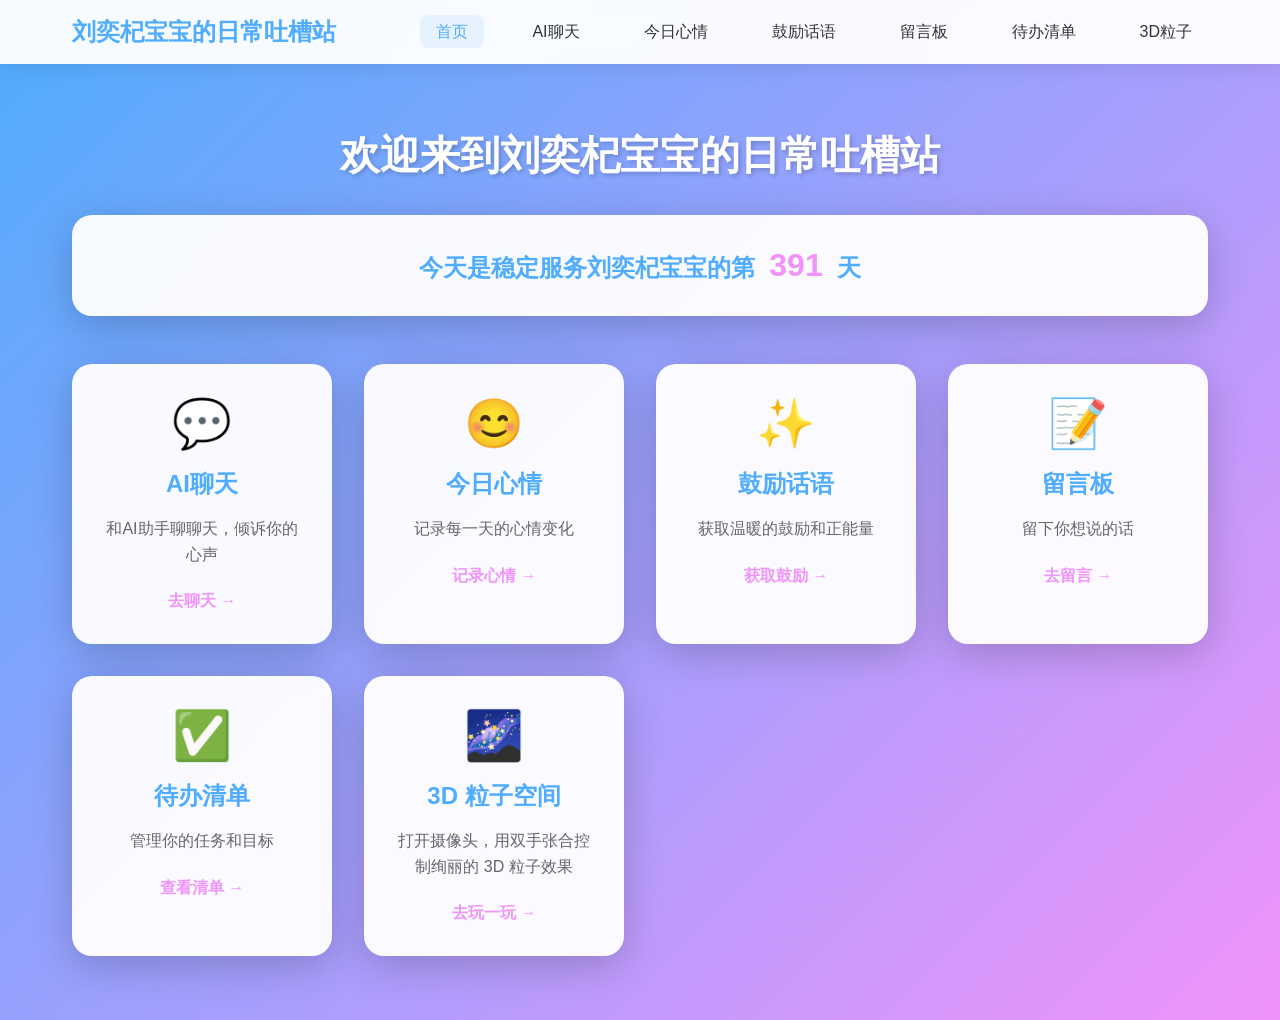
<file: index.html>
<!DOCTYPE html>
<html lang="zh-CN">
<head>
    <meta charset="UTF-8">
    <meta name="viewport" content="width=device-width, initial-scale=1.0">
    <title>刘奕杞宝宝的日常吐槽站</title>
    <link rel="stylesheet" href="styles.css">
</head>
<body>
    <nav class="navbar">
        <div class="nav-container">
            <div class="nav-logo">刘奕杞宝宝的日常吐槽站</div>
            <ul class="nav-menu">
                <li><a href="index.html" class="active">首页</a></li>
                <li><a href="chat.html">AI聊天</a></li>
                <li><a href="mood.html">今日心情</a></li>
                <li><a href="encouragement.html">鼓励话语</a></li>
                <li><a href="message.html">留言板</a></li>
                <li><a href="todo.html">待办清单</a></li>
                <li><a href="particles.html">3D粒子</a></li>
            </ul>
        </div>
    </nav>

    <main class="main-content">
        <div class="welcome-container">
            <h1 class="welcome-title">欢迎来到刘奕杞宝宝的日常吐槽站</h1>
            <div class="days-counter" id="daysCounter">
                <p class="days-text">今天是稳定服务刘奕杞宝宝的第 <span id="daysNumber">0</span> 天</p>
            </div>
            <div class="feature-cards">
                <div class="feature-card">
                    <div class="card-icon">💬</div>
                    <h3>AI聊天</h3>
                    <p>和AI助手聊聊天，倾诉你的心声</p>
                    <a href="chat.html" class="card-link">去聊天 →</a>
                </div>
                <div class="feature-card">
                    <div class="card-icon">😊</div>
                    <h3>今日心情</h3>
                    <p>记录每一天的心情变化</p>
                    <a href="mood.html" class="card-link">记录心情 →</a>
                </div>
                <div class="feature-card">
                    <div class="card-icon">✨</div>
                    <h3>鼓励话语</h3>
                    <p>获取温暖的鼓励和正能量</p>
                    <a href="encouragement.html" class="card-link">获取鼓励 →</a>
                </div>
                <div class="feature-card">
                    <div class="card-icon">📝</div>
                    <h3>留言板</h3>
                    <p>留下你想说的话</p>
                    <a href="message.html" class="card-link">去留言 →</a>
                </div>
                <div class="feature-card">
                    <div class="card-icon">✅</div>
                    <h3>待办清单</h3>
                    <p>管理你的任务和目标</p>
                    <a href="todo.html" class="card-link">查看清单 →</a>
                </div>
                <div class="feature-card">
                    <div class="card-icon">🌌</div>
                    <h3>3D 粒子空间</h3>
                    <p>打开摄像头，用双手张合控制绚丽的 3D 粒子效果</p>
                    <a href="particles.html" class="card-link">去玩一玩 →</a>
                </div>
            </div>
        </div>
    </main>

    <script src="common.js"></script>
    <script>
        // 计算天数
        function calculateDays() {
            const startDate = new Date('2025-11-09');
            const today = new Date();
            today.setHours(0, 0, 0, 0);
            startDate.setHours(0, 0, 0, 0);
            
            const diffTime = today - startDate;
            const diffDays = Math.floor(diffTime / (1000 * 60 * 60 * 24));
            
            // 如果日期还没到，返回1
            const days = diffDays >= 0 ? diffDays + 1 : 1;
            document.getElementById('daysNumber').textContent = days;
        }
        
        calculateDays();
    </script>
</body>
</html>
</file>
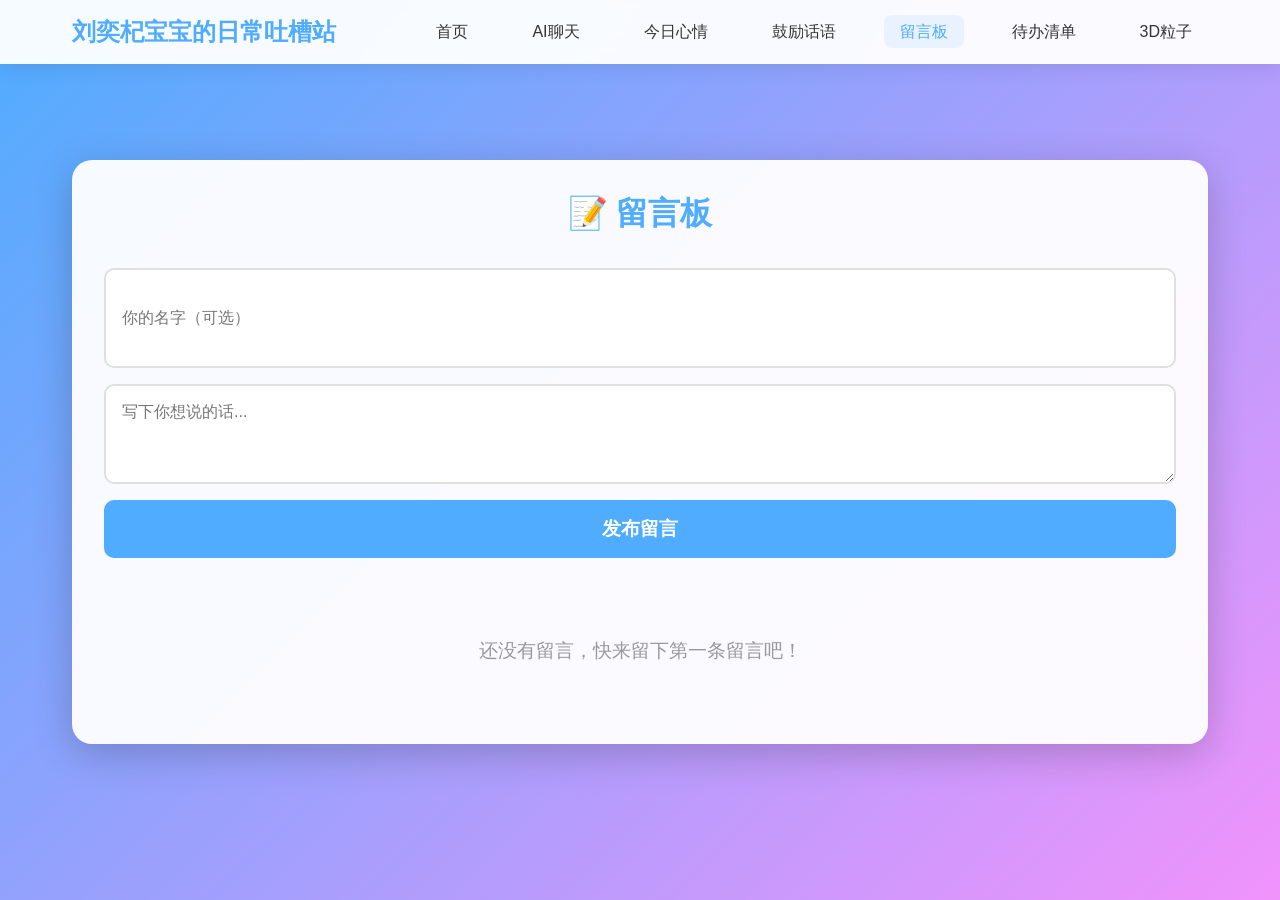
<file: message.html>
<!DOCTYPE html>
<html lang="zh-CN">
<head>
    <meta charset="UTF-8">
    <meta name="viewport" content="width=device-width, initial-scale=1.0">
    <title>留言板 - 刘奕杞宝宝的日常吐槽站</title>
    <link rel="stylesheet" href="styles.css">
</head>
<body>
    <nav class="navbar">
        <div class="nav-container">
            <div class="nav-logo">刘奕杞宝宝的日常吐槽站</div>
            <ul class="nav-menu">
                <li><a href="index.html">首页</a></li>
                <li><a href="chat.html">AI聊天</a></li>
                <li><a href="mood.html">今日心情</a></li>
                <li><a href="encouragement.html">鼓励话语</a></li>
                <li><a href="message.html" class="active">留言板</a></li>
                <li><a href="todo.html">待办清单</a></li>
                <li><a href="particles.html">3D粒子</a></li>
            </ul>
        </div>
    </nav>

    <main class="main-content">
        <div class="page-container">
            <h1 class="page-title">📝 留言板</h1>
            
            <form class="message-form" id="messageForm">
                <input type="text" class="message-input" id="authorInput" placeholder="你的名字（可选）" />
                <textarea class="message-input" id="messageInput" placeholder="写下你想说的话..." required></textarea>
                <button type="submit" class="submit-button">发布留言</button>
            </form>
            
            <div class="message-list" id="messageList"></div>
        </div>
    </main>

    <script src="common.js"></script>
    <script>
        const messageForm = document.getElementById('messageForm');
        const authorInput = document.getElementById('authorInput');
        const messageInput = document.getElementById('messageInput');
        const messageList = document.getElementById('messageList');

        // 提交留言
        messageForm.addEventListener('submit', function(e) {
            e.preventDefault();
            
            const author = authorInput.value.trim() || '匿名用户';
            const content = messageInput.value.trim();
            
            if (!content) {
                alert('请输入留言内容！');
                return;
            }
            
            const message = {
                id: Date.now(),
                author: author,
                content: content,
                date: new Date()
            };
            
            // 保存到localStorage
            const messages = getStorageData('messages');
            messages.unshift(message);
            saveStorageData('messages', messages);
            
            // 重置表单
            authorInput.value = '';
            messageInput.value = '';
            
            // 刷新显示
            displayMessages();
            
            alert('留言已发布！💕');
        });

        // 显示留言
        function displayMessages() {
            const messages = getStorageData('messages');
            
            if (messages.length === 0) {
                messageList.innerHTML = '<div class="empty-state">还没有留言，快来留下第一条留言吧！</div>';
                return;
            }
            
            messageList.innerHTML = messages.map(message => {
                const date = new Date(message.date);
                return `
                    <div class="message-item">
                        <div class="message-item-header">
                            <span class="message-item-author">${message.author}</span>
                            <div style="display: flex; align-items: center; gap: 1rem;">
                                <span class="message-item-date">${formatDate(date)}</span>
                                <button class="delete-button" onclick="deleteMessage(${message.id})">删除</button>
                            </div>
                        </div>
                        <div class="message-item-content">${message.content}</div>
                    </div>
                `;
            }).join('');
        }

        // 删除留言
        function deleteMessage(id) {
            if (confirm('确定要删除这条留言吗？')) {
                const messages = getStorageData('messages');
                const filtered = messages.filter(msg => msg.id !== id);
                saveStorageData('messages', filtered);
                displayMessages();
            }
        }

        // 初始化显示
        displayMessages();
    </script>
</body>
</html>
</file>
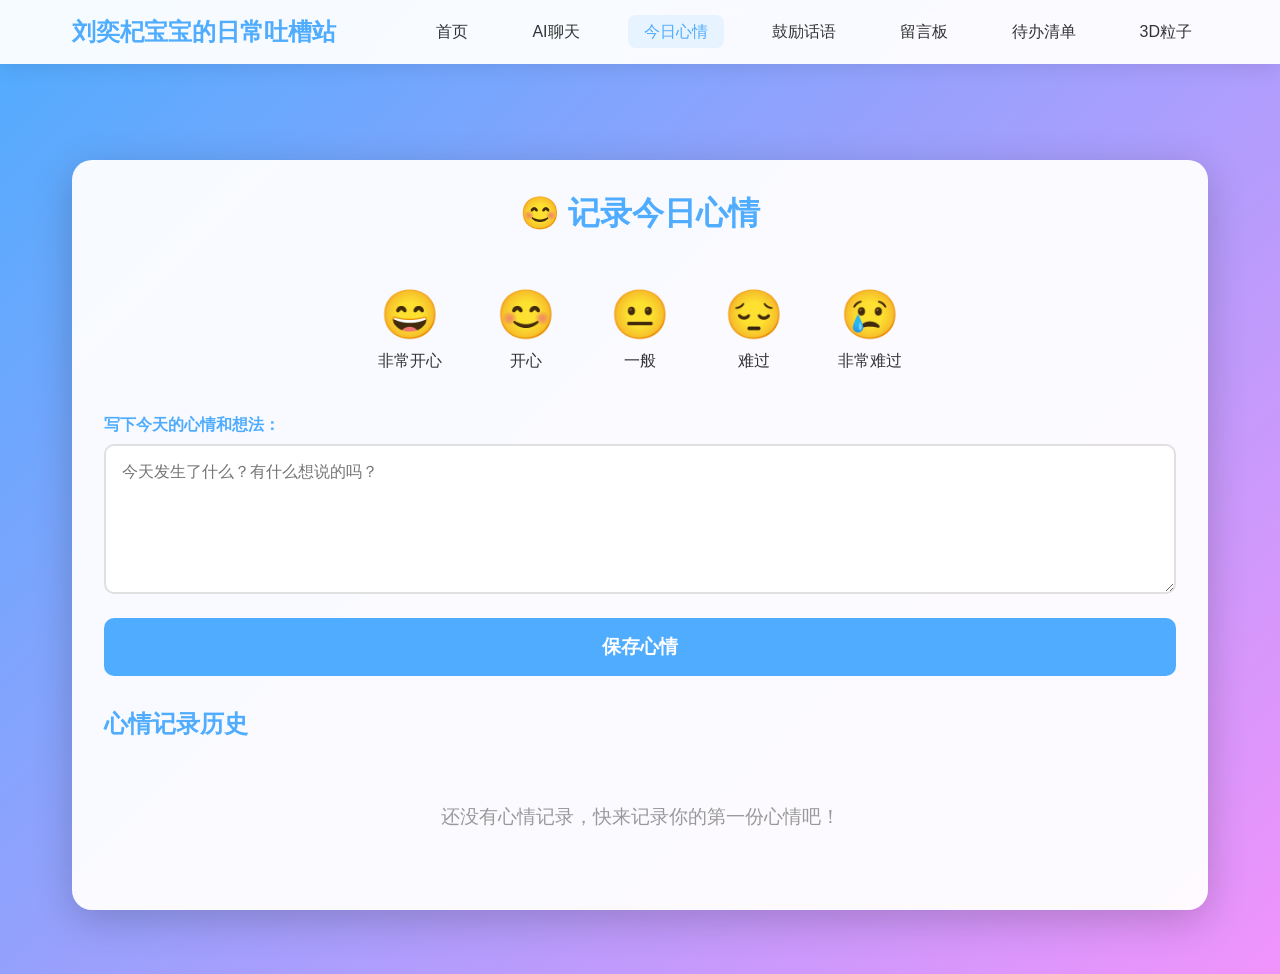
<file: mood.html>
<!DOCTYPE html>
<html lang="zh-CN">
<head>
    <meta charset="UTF-8">
    <meta name="viewport" content="width=device-width, initial-scale=1.0">
    <title>今日心情 - 刘奕杞宝宝的日常吐槽站</title>
    <link rel="stylesheet" href="styles.css">
</head>
<body>
    <nav class="navbar">
        <div class="nav-container">
            <div class="nav-logo">刘奕杞宝宝的日常吐槽站</div>
            <ul class="nav-menu">
                <li><a href="index.html">首页</a></li>
                <li><a href="chat.html">AI聊天</a></li>
                <li><a href="mood.html" class="active">今日心情</a></li>
                <li><a href="encouragement.html">鼓励话语</a></li>
                <li><a href="message.html">留言板</a></li>
                <li><a href="todo.html">待办清单</a></li>
                <li><a href="particles.html">3D粒子</a></li>
            </ul>
        </div>
    </nav>

    <main class="main-content">
        <div class="page-container">
            <h1 class="page-title">😊 记录今日心情</h1>
            
            <form class="mood-form" id="moodForm">
                <div class="mood-selector" id="moodSelector">
                    <div class="mood-option" data-mood="very-happy">
                        <div class="mood-emoji">😄</div>
                        <div class="mood-label">非常开心</div>
                    </div>
                    <div class="mood-option" data-mood="happy">
                        <div class="mood-emoji">😊</div>
                        <div class="mood-label">开心</div>
                    </div>
                    <div class="mood-option" data-mood="neutral">
                        <div class="mood-emoji">😐</div>
                        <div class="mood-label">一般</div>
                    </div>
                    <div class="mood-option" data-mood="sad">
                        <div class="mood-emoji">😔</div>
                        <div class="mood-label">难过</div>
                    </div>
                    <div class="mood-option" data-mood="very-sad">
                        <div class="mood-emoji">😢</div>
                        <div class="mood-label">非常难过</div>
                    </div>
                </div>
                
                <div class="textarea-container">
                    <label class="textarea-label" for="moodText">写下今天的心情和想法：</label>
                    <textarea class="textarea" id="moodText" placeholder="今天发生了什么？有什么想说的吗？"></textarea>
                </div>
                
                <button type="submit" class="submit-button">保存心情</button>
            </form>
            
            <div class="mood-history" id="moodHistory">
                <h2 class="history-title">心情记录历史</h2>
                <div id="moodEntries"></div>
            </div>
        </div>
    </main>

    <script src="common.js"></script>
    <script>
        let selectedMood = null;
        const moodOptions = document.querySelectorAll('.mood-option');
        const moodForm = document.getElementById('moodForm');
        const moodText = document.getElementById('moodText');
        const moodEntries = document.getElementById('moodEntries');

        // 心情emoji映射
        const moodEmojiMap = {
            'very-happy': '😄',
            'happy': '😊',
            'neutral': '😐',
            'sad': '😔',
            'very-sad': '😢'
        };

        const moodLabelMap = {
            'very-happy': '非常开心',
            'happy': '开心',
            'neutral': '一般',
            'sad': '难过',
            'very-sad': '非常难过'
        };

        // 选择心情
        moodOptions.forEach(option => {
            option.addEventListener('click', function() {
                moodOptions.forEach(opt => opt.classList.remove('selected'));
                this.classList.add('selected');
                selectedMood = this.dataset.mood;
            });
        });

        // 提交表单
        moodForm.addEventListener('submit', function(e) {
            e.preventDefault();
            
            if (!selectedMood) {
                alert('请先选择你的心情！');
                return;
            }
            
            const text = moodText.value.trim();
            if (!text) {
                alert('请写下你的心情和想法！');
                return;
            }
            
            const moodEntry = {
                id: Date.now(),
                mood: selectedMood,
                text: text,
                date: new Date()
            };
            
            // 保存到localStorage
            const entries = getStorageData('moodEntries');
            entries.unshift(moodEntry);
            saveStorageData('moodEntries', entries);
            
            // 重置表单
            moodOptions.forEach(opt => opt.classList.remove('selected'));
            selectedMood = null;
            moodText.value = '';
            
            // 刷新显示
            displayMoodEntries();
            
            alert('心情记录已保存！💕');
        });

        // 显示心情记录
        function displayMoodEntries() {
            const entries = getStorageData('moodEntries');
            
            if (entries.length === 0) {
                moodEntries.innerHTML = '<div class="empty-state">还没有心情记录，快来记录你的第一份心情吧！</div>';
                return;
            }
            
            moodEntries.innerHTML = entries.map(entry => {
                const date = new Date(entry.date);
                return `
                    <div class="mood-entry">
                        <div class="mood-entry-header">
                            <div class="mood-entry-emoji">${moodEmojiMap[entry.mood]}</div>
                            <div class="mood-entry-date">${formatDate(date)}</div>
                        </div>
                        <div class="mood-entry-text">${entry.text}</div>
                    </div>
                `;
            }).join('');
        }

        // 初始化显示
        displayMoodEntries();
    </script>
</body>
</html>
</file>
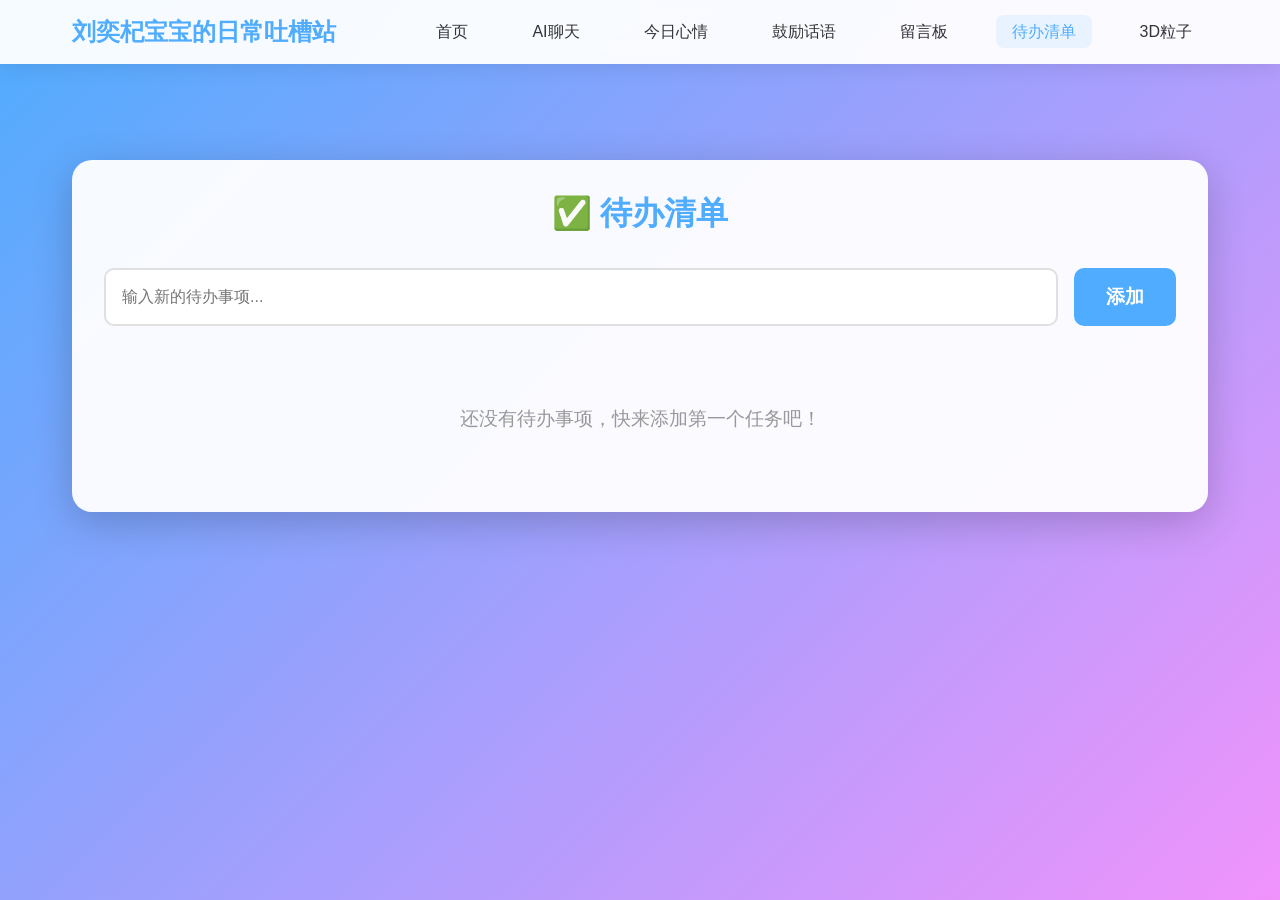
<file: todo.html>
<!DOCTYPE html>
<html lang="zh-CN">
<head>
    <meta charset="UTF-8">
    <meta name="viewport" content="width=device-width, initial-scale=1.0">
    <title>待办清单 - 刘奕杞宝宝的日常吐槽站</title>
    <link rel="stylesheet" href="styles.css">
</head>
<body>
    <nav class="navbar">
        <div class="nav-container">
            <div class="nav-logo">刘奕杞宝宝的日常吐槽站</div>
            <ul class="nav-menu">
                <li><a href="index.html">首页</a></li>
                <li><a href="chat.html">AI聊天</a></li>
                <li><a href="mood.html">今日心情</a></li>
                <li><a href="encouragement.html">鼓励话语</a></li>
                <li><a href="message.html">留言板</a></li>
                <li><a href="todo.html" class="active">待办清单</a></li>
                <li><a href="particles.html">3D粒子</a></li>
            </ul>
        </div>
    </nav>

    <main class="main-content">
        <div class="page-container">
            <h1 class="page-title">✅ 待办清单</h1>
            
            <form class="todo-form" id="todoForm">
                <input type="text" class="todo-input" id="todoInput" placeholder="输入新的待办事项..." required />
                <button type="submit" class="submit-button">添加</button>
            </form>
            
            <div class="todo-list" id="todoList"></div>
        </div>
    </main>

    <script src="common.js"></script>
    <script>
        const todoForm = document.getElementById('todoForm');
        const todoInput = document.getElementById('todoInput');
        const todoList = document.getElementById('todoList');

        // 提交待办事项
        todoForm.addEventListener('submit', function(e) {
            e.preventDefault();
            
            const text = todoInput.value.trim();
            if (!text) {
                alert('请输入待办事项！');
                return;
            }
            
            const todo = {
                id: Date.now(),
                text: text,
                completed: false,
                date: new Date()
            };
            
            // 保存到localStorage
            const todos = getStorageData('todos');
            todos.unshift(todo);
            saveStorageData('todos', todos);
            
            // 重置输入
            todoInput.value = '';
            
            // 刷新显示
            displayTodos();
        });

        // 显示待办事项
        function displayTodos() {
            const todos = getStorageData('todos');
            
            if (todos.length === 0) {
                todoList.innerHTML = '<div class="empty-state">还没有待办事项，快来添加第一个任务吧！</div>';
                return;
            }
            
            // 按完成状态和日期排序（未完成的在前，新的在前）
            const sortedTodos = [...todos].sort((a, b) => {
                if (a.completed !== b.completed) {
                    return a.completed ? 1 : -1;
                }
                return new Date(b.date) - new Date(a.date);
            });
            
            todoList.innerHTML = sortedTodos.map(todo => {
                const date = new Date(todo.date);
                return `
                    <div class="todo-item ${todo.completed ? 'completed' : ''}">
                        <input type="checkbox" class="todo-checkbox" ${todo.completed ? 'checked' : ''} 
                               onchange="toggleTodo(${todo.id})" />
                        <span class="todo-text">${todo.text}</span>
                        <span class="todo-date">${formatDate(date)}</span>
                        <button class="todo-delete" onclick="deleteTodo(${todo.id})">删除</button>
                    </div>
                `;
            }).join('');
        }

        // 切换完成状态
        function toggleTodo(id) {
            const todos = getStorageData('todos');
            const todo = todos.find(t => t.id === id);
            if (todo) {
                todo.completed = !todo.completed;
                saveStorageData('todos', todos);
                displayTodos();
            }
        }

        // 删除待办事项
        function deleteTodo(id) {
            if (confirm('确定要删除这个待办事项吗？')) {
                const todos = getStorageData('todos');
                const filtered = todos.filter(t => t.id !== id);
                saveStorageData('todos', filtered);
                displayTodos();
            }
        }

        // 初始化显示
        displayTodos();
    </script>
</body>
</html>
</file>
<file: styles.css>
* {
    margin: 0;
    padding: 0;
    box-sizing: border-box;
}

body {
    font-family: 'Microsoft YaHei', 'PingFang SC', 'Helvetica Neue', Arial, sans-serif;
    background: linear-gradient(135deg, #4facfe 0%, #f093fb 100%);
    min-height: 100vh;
    color: #333;
}

.navbar {
    background: rgba(255, 255, 255, 0.95);
    backdrop-filter: blur(10px);
    box-shadow: 0 2px 20px rgba(0, 0, 0, 0.1);
    position: sticky;
    top: 0;
    z-index: 1000;
    padding: 1rem 0;
}

.nav-container {
    max-width: 1200px;
    margin: 0 auto;
    padding: 0 2rem;
    display: flex;
    justify-content: space-between;
    align-items: center;
}

.nav-logo {
    font-size: 1.5rem;
    font-weight: bold;
    color: #4facfe;
}

.nav-menu {
    display: flex;
    list-style: none;
    gap: 2rem;
}

.nav-menu a {
    text-decoration: none;
    color: #333;
    font-weight: 500;
    transition: color 0.3s;
    padding: 0.5rem 1rem;
    border-radius: 8px;
}

.nav-menu a:hover,
.nav-menu a.active {
    color: #4facfe;
    background: rgba(79, 172, 254, 0.1);
}

.main-content {
    max-width: 1200px;
    margin: 2rem auto;
    padding: 2rem;
}

.welcome-container {
    text-align: center;
}

.welcome-title {
    font-size: 2.5rem;
    color: white;
    margin-bottom: 2rem;
    text-shadow: 2px 2px 4px rgba(0, 0, 0, 0.2);
}

.days-counter {
    background: rgba(255, 255, 255, 0.95);
    padding: 2rem;
    border-radius: 20px;
    margin-bottom: 3rem;
    box-shadow: 0 10px 40px rgba(0, 0, 0, 0.2);
}

.days-text {
    font-size: 1.5rem;
    color: #4facfe;
    font-weight: bold;
}

#daysNumber {
    font-size: 2rem;
    color: #f093fb;
    margin: 0 0.5rem;
}

.feature-cards {
    display: grid;
    grid-template-columns: repeat(auto-fit, minmax(250px, 1fr));
    gap: 2rem;
    margin-top: 2rem;
}

.feature-card {
    background: rgba(255, 255, 255, 0.95);
    padding: 2rem;
    border-radius: 20px;
    box-shadow: 0 10px 40px rgba(0, 0, 0, 0.2);
    transition: transform 0.3s, box-shadow 0.3s;
    text-align: center;
}

.feature-card:hover {
    transform: translateY(-10px);
    box-shadow: 0 15px 50px rgba(0, 0, 0, 0.3);
}

.card-icon {
    font-size: 3rem;
    margin-bottom: 1rem;
}

.feature-card h3 {
    color: #4facfe;
    margin-bottom: 1rem;
    font-size: 1.5rem;
}

.feature-card p {
    color: #666;
    margin-bottom: 1.5rem;
    line-height: 1.6;
}

.card-link {
    display: inline-block;
    color: #f093fb;
    text-decoration: none;
    font-weight: bold;
    transition: color 0.3s;
}

.card-link:hover {
    color: #4facfe;
}

/* 页面通用样式 */
.page-container {
    background: rgba(255, 255, 255, 0.95);
    padding: 2rem;
    border-radius: 20px;
    box-shadow: 0 10px 40px rgba(0, 0, 0, 0.2);
    margin-top: 2rem;
}

.page-title {
    font-size: 2rem;
    color: #4facfe;
    margin-bottom: 2rem;
    text-align: center;
}

/* 聊天页面样式 */
.chat-container {
    display: flex;
    flex-direction: column;
    height: 600px;
    border: 2px solid #e0e0e0;
    border-radius: 15px;
    overflow: hidden;
}

.chat-messages {
    flex: 1;
    overflow-y: auto;
    padding: 1.5rem;
    background: #f9f9f9;
}

.message {
    margin-bottom: 1rem;
    display: flex;
    align-items: flex-start;
    gap: 1rem;
}

.message.user {
    flex-direction: row-reverse;
}

.message-avatar {
    width: 40px;
    height: 40px;
    border-radius: 50%;
    display: flex;
    align-items: center;
    justify-content: center;
    font-size: 1.5rem;
    flex-shrink: 0;
}

.message.user .message-avatar {
    background: #4facfe;
    color: white;
}

.message.ai .message-avatar {
    background: #f093fb;
    color: white;
}

.message-content {
    max-width: 70%;
    padding: 1rem;
    border-radius: 15px;
    word-wrap: break-word;
}

.message.user .message-content {
    background: #4facfe;
    color: white;
}

.message.ai .message-content {
    background: white;
    color: #333;
    border: 1px solid #e0e0e0;
}

.chat-input-container {
    display: flex;
    gap: 1rem;
    padding: 1rem;
    background: white;
    border-top: 2px solid #e0e0e0;
}

.chat-input {
    flex: 1;
    padding: 1rem;
    border: 2px solid #e0e0e0;
    border-radius: 10px;
    font-size: 1rem;
    outline: none;
    transition: border-color 0.3s;
}

.chat-input:focus {
    border-color: #4facfe;
}

.send-button {
    padding: 1rem 2rem;
    background: #4facfe;
    color: white;
    border: none;
    border-radius: 10px;
    font-size: 1rem;
    cursor: pointer;
    transition: background 0.3s;
    font-weight: bold;
}

.send-button:hover {
    background: #f093fb;
}

.send-button:disabled {
    background: #ccc;
    cursor: not-allowed;
}

/* 心情记录样式 */
.mood-form {
    display: flex;
    flex-direction: column;
    gap: 1.5rem;
}

.mood-selector {
    display: flex;
    justify-content: center;
    gap: 1rem;
    flex-wrap: wrap;
}

.mood-option {
    display: flex;
    flex-direction: column;
    align-items: center;
    cursor: pointer;
    padding: 1rem;
    border-radius: 15px;
    transition: all 0.3s;
    border: 3px solid transparent;
}

.mood-option:hover {
    background: rgba(79, 172, 254, 0.1);
}

.mood-option.selected {
    border-color: #4facfe;
    background: rgba(79, 172, 254, 0.2);
}

.mood-emoji {
    font-size: 3rem;
    margin-bottom: 0.5rem;
}

.mood-label {
    font-size: 1rem;
    color: #333;
    font-weight: 500;
}

.textarea-container {
    display: flex;
    flex-direction: column;
    gap: 0.5rem;
}

.textarea-label {
    font-weight: bold;
    color: #4facfe;
}

.textarea {
    padding: 1rem;
    border: 2px solid #e0e0e0;
    border-radius: 10px;
    font-size: 1rem;
    font-family: inherit;
    resize: vertical;
    min-height: 150px;
    outline: none;
    transition: border-color 0.3s;
}

.textarea:focus {
    border-color: #4facfe;
}

.submit-button {
    padding: 1rem 2rem;
    background: #4facfe;
    color: white;
    border: none;
    border-radius: 10px;
    font-size: 1.2rem;
    cursor: pointer;
    transition: background 0.3s;
    font-weight: bold;
}

.submit-button:hover {
    background: #f093fb;
}

.mood-history {
    margin-top: 2rem;
}

.history-title {
    font-size: 1.5rem;
    color: #4facfe;
    margin-bottom: 1rem;
}

.mood-entry {
    background: #f9f9f9;
    padding: 1.5rem;
    border-radius: 15px;
    margin-bottom: 1rem;
    border-left: 4px solid #4facfe;
}

.mood-entry-header {
    display: flex;
    justify-content: space-between;
    align-items: center;
    margin-bottom: 0.5rem;
}

.mood-entry-date {
    color: #666;
    font-size: 0.9rem;
}

.mood-entry-emoji {
    font-size: 2rem;
}

.mood-entry-text {
    color: #333;
    line-height: 1.6;
    margin-top: 0.5rem;
}

/* 鼓励话语样式 */
.encouragement-container {
    text-align: center;
}

.encouragement-card {
    background: linear-gradient(135deg, #4facfe 0%, #f093fb 100%);
    color: white;
    padding: 3rem;
    border-radius: 20px;
    margin-bottom: 2rem;
    box-shadow: 0 10px 40px rgba(0, 0, 0, 0.2);
    min-height: 200px;
    display: flex;
    flex-direction: column;
    justify-content: center;
    align-items: center;
}

.encouragement-text {
    font-size: 1.8rem;
    line-height: 1.8;
    margin-bottom: 1rem;
}

.encouragement-author {
    font-size: 1rem;
    opacity: 0.9;
    font-style: italic;
}

.refresh-button {
    padding: 1rem 3rem;
    background: white;
    color: #4facfe;
    border: none;
    border-radius: 10px;
    font-size: 1.2rem;
    cursor: pointer;
    transition: all 0.3s;
    font-weight: bold;
    box-shadow: 0 5px 15px rgba(0, 0, 0, 0.2);
}

.refresh-button:hover {
    transform: translateY(-2px);
    box-shadow: 0 8px 20px rgba(0, 0, 0, 0.3);
}

/* 留言板样式 */
.message-form {
    display: flex;
    flex-direction: column;
    gap: 1rem;
    margin-bottom: 2rem;
}

.message-input {
    padding: 1rem;
    border: 2px solid #e0e0e0;
    border-radius: 10px;
    font-size: 1rem;
    font-family: inherit;
    resize: vertical;
    min-height: 100px;
    outline: none;
    transition: border-color 0.3s;
}

.message-input:focus {
    border-color: #4facfe;
}

.message-list {
    display: flex;
    flex-direction: column;
    gap: 1rem;
}

.message-item {
    background: #f9f9f9;
    padding: 1.5rem;
    border-radius: 15px;
    border-left: 4px solid #4facfe;
}

.message-item-header {
    display: flex;
    justify-content: space-between;
    align-items: center;
    margin-bottom: 0.5rem;
}

.message-item-author {
    font-weight: bold;
    color: #4facfe;
}

.message-item-date {
    color: #666;
    font-size: 0.9rem;
}

.message-item-content {
    color: #333;
    line-height: 1.6;
    margin-top: 0.5rem;
}

.delete-button {
    background: #ff6b6b;
    color: white;
    border: none;
    padding: 0.5rem 1rem;
    border-radius: 8px;
    cursor: pointer;
    font-size: 0.9rem;
    transition: background 0.3s;
}

.delete-button:hover {
    background: #ff5252;
}

/* Todo清单样式 */
.todo-form {
    display: flex;
    gap: 1rem;
    margin-bottom: 2rem;
}

.todo-input {
    flex: 1;
    padding: 1rem;
    border: 2px solid #e0e0e0;
    border-radius: 10px;
    font-size: 1rem;
    outline: none;
    transition: border-color 0.3s;
}

.todo-input:focus {
    border-color: #4facfe;
}

.todo-list {
    display: flex;
    flex-direction: column;
    gap: 1rem;
}

.todo-item {
    background: #f9f9f9;
    padding: 1.5rem;
    border-radius: 15px;
    display: flex;
    align-items: center;
    gap: 1rem;
    border-left: 4px solid #4facfe;
    transition: all 0.3s;
}

.todo-item:hover {
    box-shadow: 0 5px 15px rgba(0, 0, 0, 0.1);
}

.todo-checkbox {
    width: 24px;
    height: 24px;
    cursor: pointer;
    accent-color: #4facfe;
}

.todo-text {
    flex: 1;
    font-size: 1.1rem;
    color: #333;
}

.todo-item.completed .todo-text {
    text-decoration: line-through;
    color: #999;
}

.todo-date {
    color: #666;
    font-size: 0.9rem;
}

.todo-delete {
    background: #ff6b6b;
    color: white;
    border: none;
    padding: 0.5rem 1rem;
    border-radius: 8px;
    cursor: pointer;
    font-size: 0.9rem;
    transition: background 0.3s;
}

.todo-delete:hover {
    background: #ff5252;
}

.empty-state {
    text-align: center;
    padding: 3rem;
    color: #999;
    font-size: 1.2rem;
}

/* 3D 粒子页面样式 */
.particle-page {
    display: flex;
    flex-direction: column;
    gap: 1.5rem;
}

.particle-subtitle {
    text-align: center;
    color: #666;
    margin-bottom: 0.5rem;
}

.particle-layout {
    display: grid;
    grid-template-columns: 2fr 1fr;
    gap: 1.5rem;
    align-items: stretch;
}

.particle-view {
    position: relative;
    border-radius: 18px;
    overflow: hidden;
    background: radial-gradient(circle at top left, rgba(255,255,255,0.9), rgba(255,255,255,0.7));
    box-shadow: 0 10px 40px rgba(0, 0, 0, 0.15);
}

.particle-canvas {
    width: 100%;
    height: 420px;
}

.hand-video {
    position: absolute;
    right: 12px;
    bottom: 12px;
    width: 160px;
    height: 120px;
    object-fit: cover;
    border-radius: 12px;
    box-shadow: 0 4px 16px rgba(0, 0, 0, 0.25);
    border: 2px solid rgba(255,255,255,0.8);
}

.particle-status {
    position: absolute;
    left: 16px;
    bottom: 16px;
    padding: 0.4rem 0.9rem;
    background: rgba(0,0,0,0.5);
    color: #fff;
    border-radius: 999px;
    font-size: 0.85rem;
}

.particle-controls {
    border-radius: 18px;
    padding: 1.5rem;
    background: rgba(255, 255, 255, 0.92);
    box-shadow: 0 10px 40px rgba(0, 0, 0, 0.15);
    display: flex;
    flex-direction: column;
    gap: 1.25rem;
}

.control-group {
    display: flex;
    flex-direction: column;
    gap: 0.5rem;
}

.control-label {
    font-size: 0.95rem;
    color: #4facfe;
    font-weight: 600;
}

.control-select {
    padding: 0.6rem 0.8rem;
    border-radius: 10px;
    border: 1px solid #e0e0e0;
    font-size: 0.95rem;
    outline: none;
    background: #fff;
}

.control-select:focus {
    border-color: #4facfe;
}

.control-color {
    width: 60px;
    height: 34px;
    padding: 0;
    border-radius: 999px;
    border: 2px solid #4facfe;
    background: transparent;
    cursor: pointer;
}

.gesture-tips {
    list-style: none;
    padding-left: 0;
    color: #555;
    font-size: 0.9rem;
}

.gesture-tips li + li {
    margin-top: 0.25rem;
}

.gesture-state {
    padding: 0.5rem 0.8rem;
    border-radius: 10px;
    background: rgba(79, 172, 254, 0.08);
    color: #4facfe;
    font-size: 0.9rem;
}

/* 响应式设计 */
@media (max-width: 768px) {
    .nav-container {
        flex-direction: column;
        gap: 1rem;
    }
    
    .nav-menu {
        flex-wrap: wrap;
        justify-content: center;
        gap: 1rem;
    }
    
    .welcome-title {
        font-size: 1.8rem;
    }
    
    .feature-cards {
        grid-template-columns: 1fr;
    }
    
    .chat-container {
        height: 500px;
    }
    
    .message-content {
        max-width: 85%;
    }

    .particle-layout {
        grid-template-columns: 1fr;
    }

    .particle-canvas {
        height: 360px;
    }

    .hand-video {
        width: 130px;
        height: 100px;
    }
}
</file>
